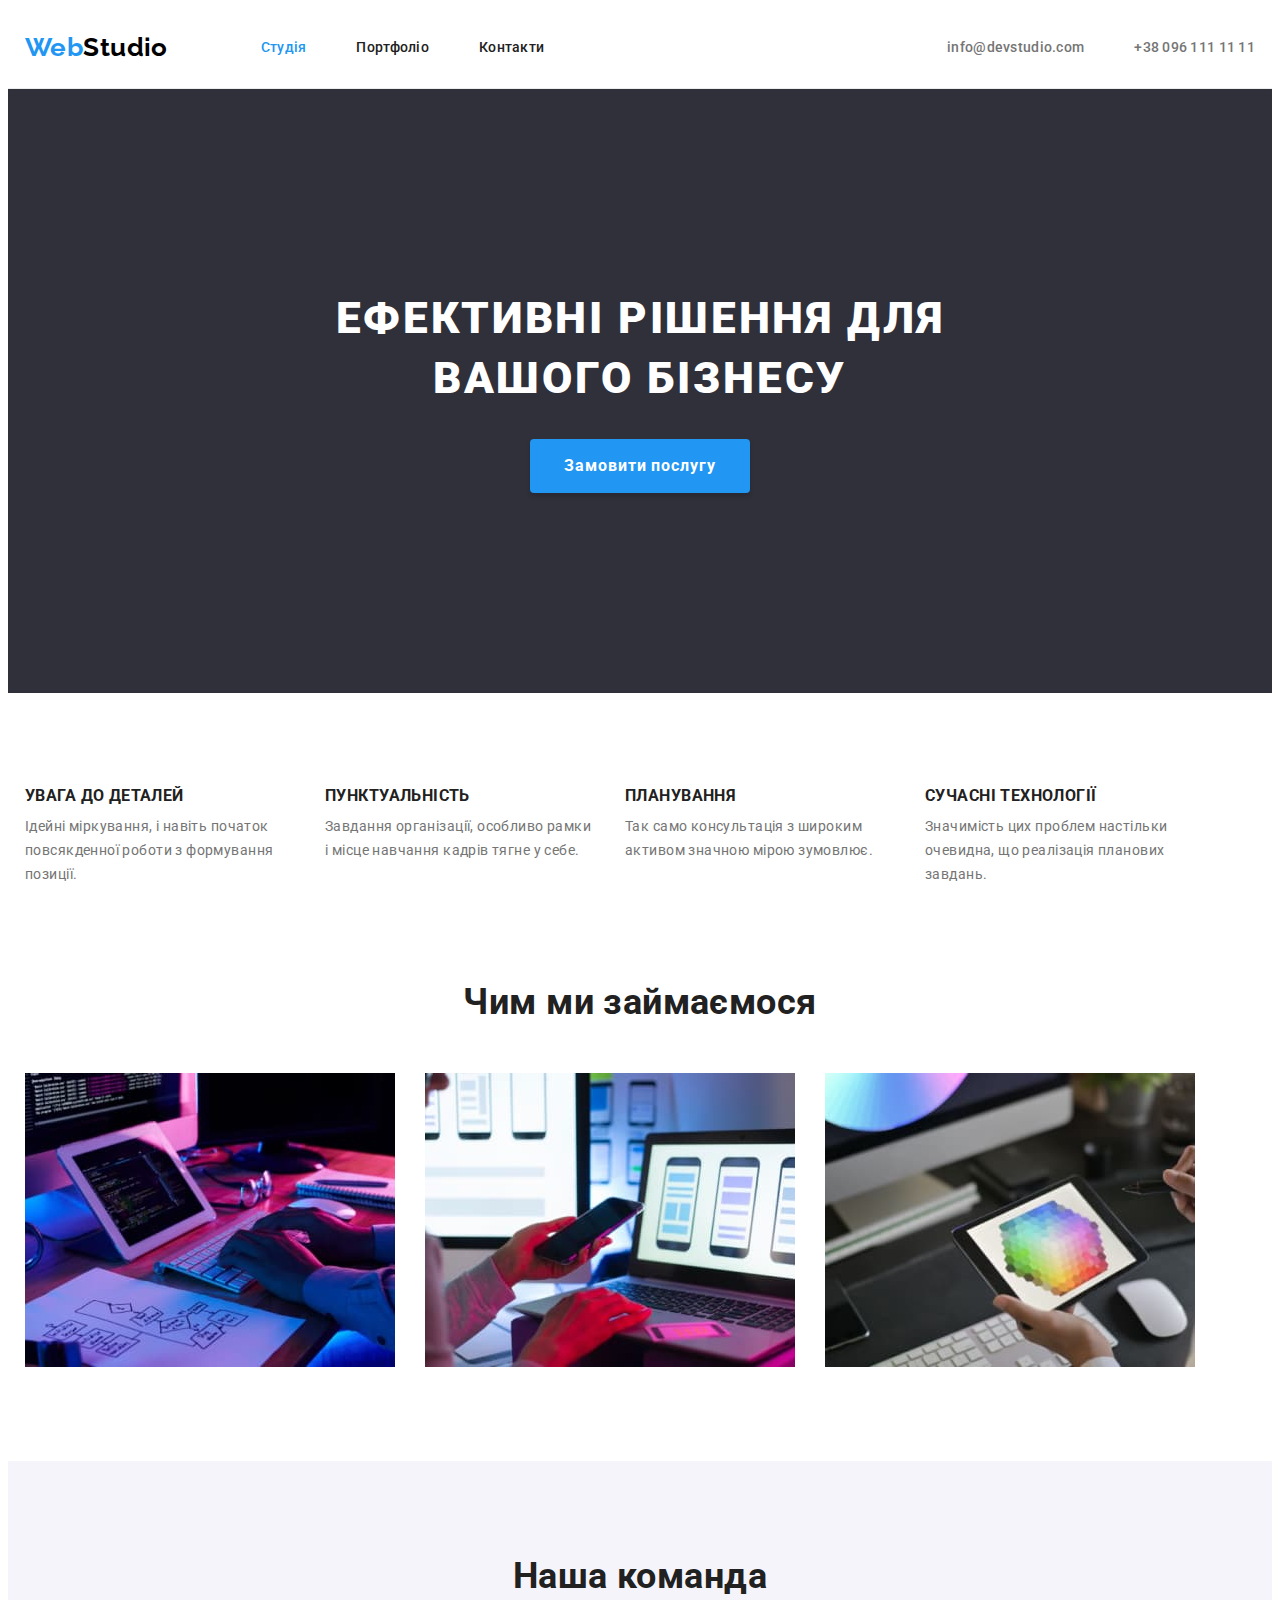
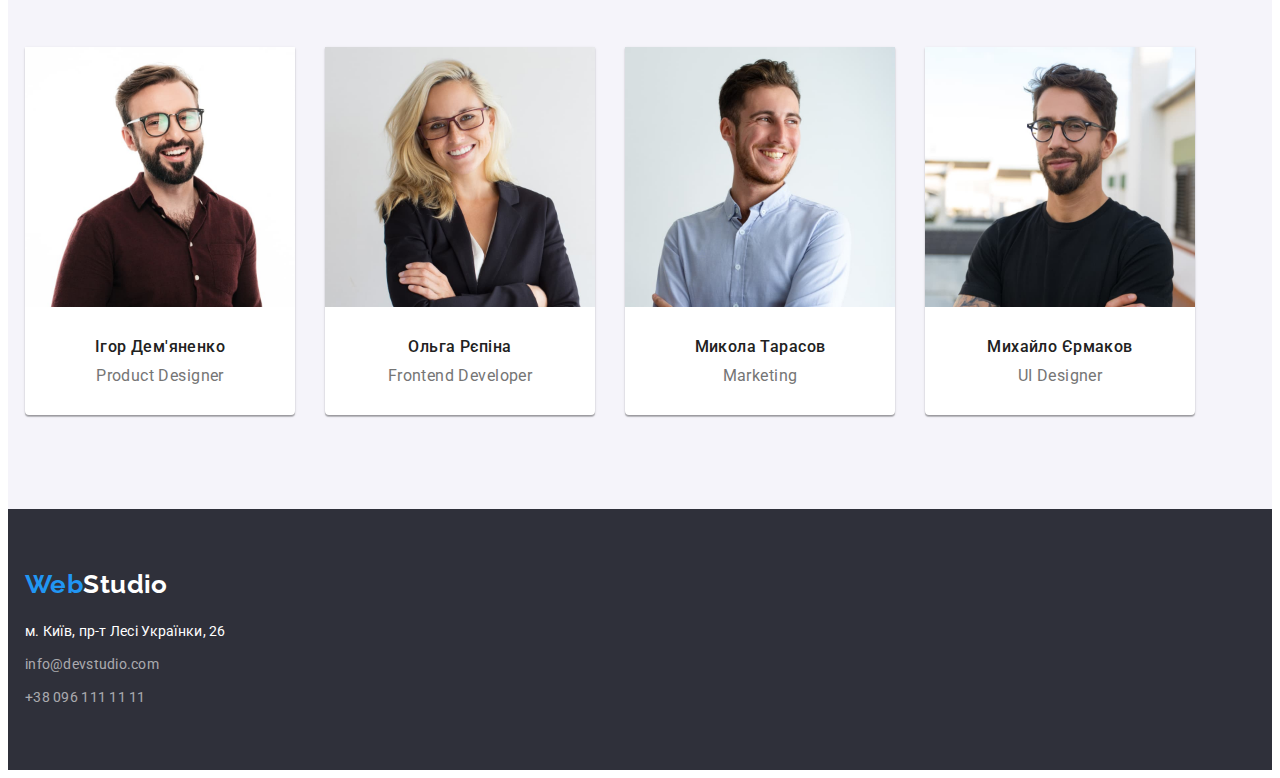
<file: index.html>
<!DOCTYPE html>
<html lang="uk">
<head>
    <meta charset="UTF-8">
    <meta http-equiv="X-UA-Compatible" content="IE=edge">
    <meta name="viewport" content="width=device-width, initial-scale=1.0">
    <link rel="stylesheet" href="https://cdnjs.cloudflare.com/ajax/libs/modern-normalize/1.1.0/modern-normalize.min.css" integrity="sha512-wpPYUAdjBVSE4KJnH1VR1HeZfpl1ub8YT/NKx4PuQ5NmX2tKuGu6U/JRp5y+Y8XG2tV+wKQpNHVUX03MfMFn9Q==" crossorigin="anonymous" referrerpolicy="no-referrer">
    <link rel="preconnect" href="https://fonts.googleapis.com"> 
    <link rel="preconnect" href="https://fonts.gstatic.com" crossorigin> 
    <link href="https://fonts.googleapis.com/css2?family=Raleway:wght@700&family=Roboto:wght@400;500;700;900&display=swap" rel="stylesheet">
    <link rel="stylesheet" href="./css/styles.css">
    <title>Студія</title>
</head>
<body>
    <header class="header">
        <div class="conteiner">
        <div class="header-conteiner">
            <nav class="site-nav">
            <a class="logo" href="./index.html"><span class="logo-accent">Web</span>Studio</a>
            <ul class="nav list">
                <li class="item"><a class="link current" href="./index.html">Студія</a></li>
                <li class="item"><a class="link" href="./portfolio.html">Портфоліо</a></li>
                <li class="item"><a class="link" href="#">Контакти</a></li>
            </ul>    
        </nav> 
        <ul class="contact list">
            <li class="item"><a class="link" href="mailto:info@devstudio.com">info@devstudio.com</a></li>
            <li class="item"><a class="link" href="tel:+380961111111">+38 096 111 11 11</a></li>
        </ul>
        </div>
        </div>
    </header>
    <main>
        <section class="hero section">
            <div class="conteiner">
            <h1 class="hero-title">Ефективні рішення для вашого бізнесу</h1>
            <button class="button" type="button">Замовити послугу</button>
            </div>
        </section>
        <section class="features section">
            <div class="conteiner">
            <h2 class="hidden-title">Наші переваги</h2>
            <ul class="feature list">
                <li class="item">
                    <h3 class="feature-title">Увага до деталей</h3>
                    <p class="text">Ідейні міркування, і навіть початок повсякденної роботи з формування позиції.</p>
                </li>
                <li class="item">
                    <h3 class="feature-title">Пунктуальність</h3>
                    <p class="text">Завдання організації, особливо рамки і місце навчання кадрів тягне у себе.</p>
                </li>
                <li class="item">
                    <h3 class="feature-title">Планування</h3>
                    <p class="text">Так само консультація з широким активом значною мірою зумовлює.</p>
                </li>
                <li class="item">
                    <h3 class="feature-title">Сучасні технології</h3>
                    <p class="text">Значимість цих проблем настільки очевидна, що реалізація планових завдань.</p>
                </li>
            </ul>
            </div>
        </section>
        <section class="examples section">
            <div class="conteiner">
            <h2 class="title">Чим ми займаємося</h2>
            <ul class="example list">
                <li class="item"><img  src="images/img-3.jpg" alt="Процес кодування" width="370"></li>
                <li class="item"><img  src="images/img-2.jpg" alt="Процес прототипування" width="370"></li>
                <li class="item"><img  src="images/img.jpg" alt="Процес обирання кольорів" width="370"></li>
            </ul>
            </div>
        </section>
        <section class="team section">
            <div class="conteiner">
            <h2 class="title">Наша команда</h2>
            <ul class="team-list list">
                <li class="team-item item">
                    <img src="images/img-7.jpg" alt="Ігор Дем'яненко Product Designer" width="270" >
                    <h3 class="team-title">Ігор Дем'яненко</h3>
                    <p class="team-text" lang="en" >Product Designer</p>
                </li>
                <li class="team-item item">
                    <img src="images/img-6.jpg" alt="Ольга Рєпіна Frontend Developer" width="270">
                    <h3 class="team-title">Ольга Рєпіна</h3>
                    <p class="team-text" lang="en" >Frontend Developer</p>
                </li>
                <li class="team-item item">
                    <img src="images/img-5.jpg" alt="Микола Тарасов Marketing" width="270">
                    <h3 class="team-title">Микола Тарасов</h3>
                    <p class="team-text" lang="en" >Marketing</p>
                </li>
                <li class="team-item item">
                    <img src="images/img-4.jpg" alt="Михайло Єрмаков UI Designer" width="270">
                    <h3 class="team-title">Михайло Єрмаков</h3>
                    <p class="team-text" lang="en" >UI Designer</p>
                </li>
            </ul>
            </div>
        </section>
    </main>
    <footer class="footer">
        <div class="conteiner">
        <a class="logo" href="./index.html"><span class="logo-accent">Web</span><span class="logo-white">Studio</span></a>
        <address class="adress">
            <ul class="list">
                <li class="footer-item">
                    <a class="adress-link link" href="https://goo.gl/maps/CPtrU1FHBa2aNyZL9" target="_blank" rel="noopener noreferrer nofollow">м. Київ, пр-т Лесі Українки, 26</a>
                </li>
                <li class="footer-item">
                    <a class="adress-contact link" href="mailto:info@devstudio.com">info@devstudio.com</a>
                </li>
                <li class="footer-item">
                    <a class="adress-contact link" href="tel:+380961111111">+38 096 111 11 11</a>
                </li>
            </ul>
        </address>
    </div>
    </footer>
</body>
</html>
</file>
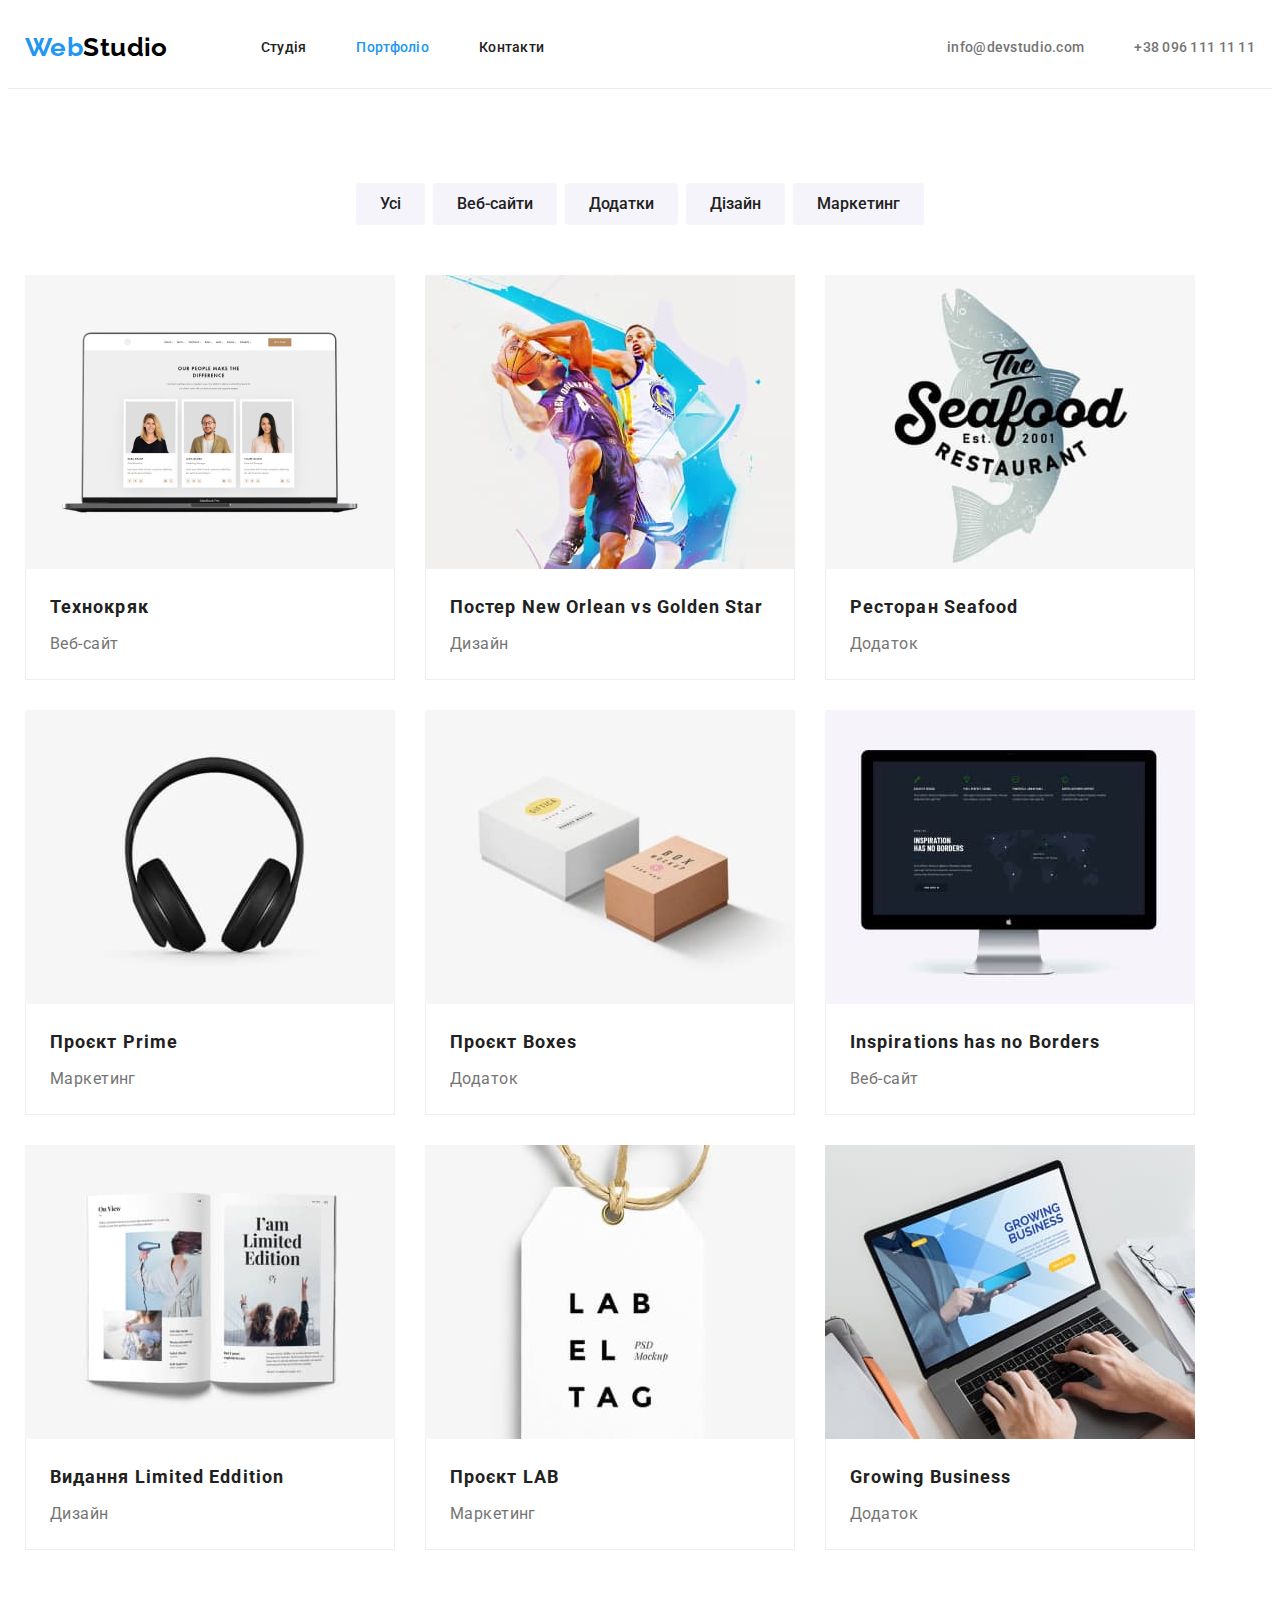
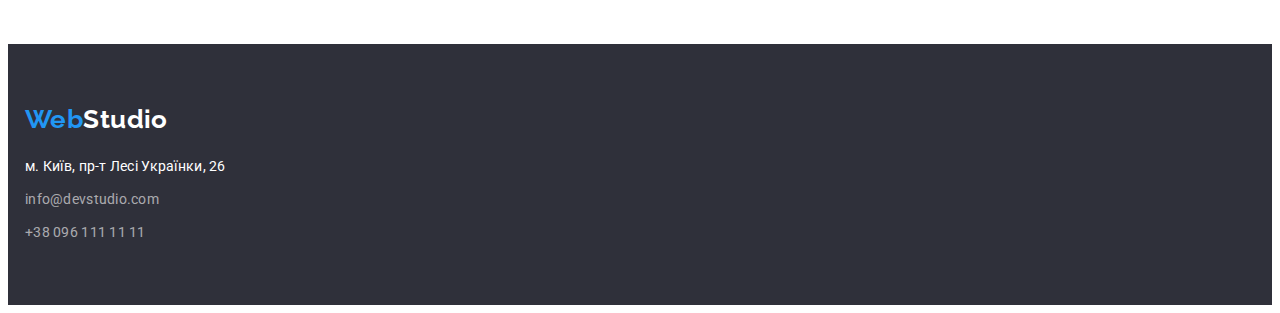
<file: portfolio.html>
<!DOCTYPE html>
<html lang="uk">
<head>
    <meta charset="UTF-8">
    <meta http-equiv="X-UA-Compatible" content="IE=edge">
    <meta name="viewport" content="width=device-width, initial-scale=1.0">
    <link rel="stylesheet" href="https://cdnjs.cloudflare.com/ajax/libs/modern-normalize/1.1.0/modern-normalize.min.css" integrity="sha512-wpPYUAdjBVSE4KJnH1VR1HeZfpl1ub8YT/NKx4PuQ5NmX2tKuGu6U/JRp5y+Y8XG2tV+wKQpNHVUX03MfMFn9Q==" crossorigin="anonymous" referrerpolicy="no-referrer">
    <link rel="preconnect" href="https://fonts.googleapis.com"> 
    <link rel="preconnect" href="https://fonts.gstatic.com" crossorigin> 
    <link href="https://fonts.googleapis.com/css2?family=Raleway:wght@700&family=Roboto:wght@400;500;700;900&display=swap" rel="stylesheet">
    <link rel="stylesheet" href="./css/styles.css">
    <title>Портфоліо</title>
</head>
<body>
    <header class="header">
        <div class="conteiner">
        <div class="header-conteiner">
            <nav class="site-nav">
            <a class="logo" href="./index.html"><span class="logo-accent">Web</span>Studio</a>
            <ul class="nav list">
                <li class="item"><a class="link" href="./index.html">Студія</a></li>
                <li class="item"><a class="link current" href="./portfolio.html">Портфоліо</a></li>
                <li class="item"><a class="link" href="#">Контакти</a></li>
            </ul>    
        </nav> 
        <ul class="contact list">
            <li class="item"><a class="link" href="mailto:info@devstudio.com">info@devstudio.com</a></li>
            <li class="item"><a class="link" href="tel:+380961111111">+38 096 111 11 11</a></li>
        </ul>
        </div>
        </div>
    </header>
<main>
    <section class="portfolio section">
        <div class="conteiner">
        <h1 class="hidden-title">Портфоліо</h1>  
            <ul class="filter list">
                <li class="item"><button class="button" type="button">Усі</button></li>
                <li class="item"><button class="button" type="button">Веб-сайти</button></li>
                <li class="item"><button class="button" type="button">Додатки</button></li>
                <li class="item"><button class="button" type="button">Дізайн</button></li>
                <li class="item"><button class="button" type="button">Маркетинг</button></li>
            </ul>
            <ul class="portfolio-list list">
                <li class="item">
                    <img src="./images/tehnocryk.jpg" alt="Екран монітора два фото жінок і одне чоловіка" width="370">
                    <div class="item-border">
                        <h2 class="portfolio-title">Технокряк</h2>
                        <p class="portfolio-text">Веб-сайт</p>
                    </div>
                </li>
                <li class="item">
                    <img src="./images/poster.jpg" alt="Постер баскетбольної команди" width="370">
                    <div class="item-border">
                        <h2 class="portfolio-title">Постер New Orlean vs Golden Star</h2>
                        <p class="portfolio-text">Дизайн</p>
                    </div>
                </li>
                <li class="item">
                    <img src="./images/restoran.jpg" alt="Назва ресторана" width="370">
                    <div class="item-border">
                        <h2 class="portfolio-title">Ресторан Seafood</h2>
                        <p class="portfolio-text">Додаток</p>
                    </div>
                </li>
                <li class="item">
                    <img src="./images/prime.jpg" alt="Навушники чорного кольору" width="370">
                    <div class="item-border">
                        <h2 class="portfolio-title">Проєкт Prime</h2>
                        <p class="portfolio-text">Маркетинг</p>
                    </div>
                </li>
                <li class="item">
                    <img src="./images/boxes.jpg" alt="Дві коробочки. Одна біла, друга коричнева" width="370">
                    <div class="item-border">
                        <h2 class="portfolio-title">Проєкт Boxes</h2>
                        <p class="portfolio-text">Додаток</p>
                    </div>
                </li>
                <li class="item">
                    <img src="./images/inspiration.jpg" alt="Екран монітора. Білі літери на чорному фоні" width="370">
                    <div class="item-border">
                        <h2 class="portfolio-title">Inspirations has no Borders</h2>
                        <p class="portfolio-text">Веб-сайт</p>
                    </div>
                </li>
                <li class="item">
                    <img src="./images/limited.jpg" alt="Відкрита книга" width="370">
                    <div class="item-border">
                        <h2 class="portfolio-title">Видання Limited Eddition</h2>
                        <p class="portfolio-text">Дизайн</p>
                    </div>
                </li>
                <li class="item">
                    <img src="./images/lab.jpg" alt="Ярлик білого кольору з надписом" width="370">
                    <div class="item-border">
                        <h2 class="portfolio-title">Проєкт LAB</h2>
                        <p class="portfolio-text">Маркетинг</p>
                    </div>
                </li>
                <li class="item">
                    <img src="./images/growing.jpg" alt="Дві долоні на клавіатурі ноутбука" width="370">
                    <div class="item-border">
                        <h2 class="portfolio-title">Growing Business</h2>
                        <p class="portfolio-text">Додаток</p>
                    </div>
                </li>       
            </ul>
        </div>
    </section>
</main>
<footer class="footer">
    <div class="conteiner">
    <a class="logo" href="./index.html"><span class="logo-accent">Web</span><span class="logo-white">Studio</span></a>
    <address class="adress">
        <ul class="list">
            <li class="footer-item">
                <a class="adress-link link" href="https://goo.gl/maps/CPtrU1FHBa2aNyZL9" target="_blank" rel="noopener noreferrer nofollow">м. Київ, пр-т Лесі Українки, 26</a>
            </li>
            <li class="footer-item">
                <a class="adress-contact link" href="mailto:info@devstudio.com">info@devstudio.com</a>
            </li>
            <li class="footer-item">
                <a class="adress-contact link" href="tel:+380961111111">+38 096 111 11 11</a>
            </li>
        </ul>
    </address>
</div>
</footer>
</body>
</html>
</file>
<file: css/styles.css>
:root {
    --primery-text-color: #757575;
    --title-text-color: #212121;
    --accent-color: #2196F3;
    --primeri-white-color: #FFFFFF;
    --logo-black-color: #000000;
    --adress-link-color: rgba(255, 255, 255, 0.6);
    --page-background-color:#F5F5F5;
    --accent-background-color: #2F303A;
    --mottled-background-color: #F5F4FA;
    --hero-batton-activ-color: #188CE8;
}

body {
    background-color: var(--primeri-white-color);
    color: var(--primery-text-color);
    font-family: 'Roboto', sans-serif;
    letter-spacing: 0.03em;
    font-size: 14px;
    line-height: 1.71;
}
h1,
h2,
h3,
ul,
p {
    margin: 0;
    padding: 0;
}
img {
    display: block;
    max-width: 100%;
    height: auto;
}
.conteiner {
    width: 100%;
    width: 1230px;
    padding: 0 15px;
    margin: 0 auto;
}
/* Header */
.header {
    border-bottom: 1px solid #ECECEC;
    padding-top: 24px;
    padding-bottom: 25px;
}
.header-conteiner {
    display: flex;
    align-items: center;
    justify-content: space-between;
}
.site-nav {
    display: flex;
    align-items: center;
}
.nav,
.contact {
    display: flex;
    gap: 50px;
}
.site-nav .logo {
    margin-right: 93px;
}


/* Navigation*/

.logo {
    color: var(--logo-black-color);
    font-family: 'Raleway', sans-serif;
    font-weight: 700;
    font-size: 26px;
    line-height: 1.19;
    text-decoration: none;
}
.logo-accent {
    color: var(--accent-color);
}
.logo-white {
    color: var(--primeri-white-color);
}
.list {
    list-style-type: none;
}


.nav .link {
    color: var(--title-text-color);
    
}

.contact .link {
    color: var(--primery-text-color);
}
.link {
    font-weight: 500;
    line-height: 1.14;
    letter-spacing: 0.02em;
    text-decoration: none;
}
.nav .link.current,
.link:hover,
.link:focus {
    color: var(--accent-color);
}


/* Section */
.section {
    padding: 94px 0;
}
/* Hero */
.hero {
    background-color: var(--accent-background-color);
}
.hero.section {
    padding-top: 200px;
    padding-bottom: 200px;
}
.hero-title {
    width: 697px;
    margin-top: 0;
    margin-bottom: 30px;
    margin-left: auto;
    margin-right: auto;
    color: var(--primeri-white-color); 
    font-weight: 900;
    font-size: 44px;
    line-height: 1.36;
    text-align: center;
    letter-spacing: 0.06em;
    text-transform: uppercase;
}
.button {
    color: var(--title-text-color);
    font-family: inherit;
    font-size: 16px;
    cursor: pointer;
    border-radius: 4px;
    border-color: transparent;
}
.hero .button {
    display: block;
    min-width: 216px;
    padding: 10px 32px;
    margin-left: auto;
    margin-right: auto;
    color: var(--primeri-white-color);
    background: var(--accent-color);
    font-weight: 700;
    line-height: 1.88;
    letter-spacing: 0.06em;
    box-shadow: 0px 4px 4px rgba(0, 0, 0, 0.15);
}

.hero .button:hover,
.hero .button:focus {
    background-color: var(--hero-batton-activ-color);
    
}
/* Features */

.features.section {
    padding-bottom: 0;
}

.hidden-title {
    position: absolute;
    white-space: nowrap;
    width: 1px;
    height: 1px;
    overflow: hidden;
    border: 0;
    padding: 0;
    clip: rect(0 0 0 0);
    clip-path: inset(50%);
    margin: -1px;
}
.feature {
    display: flex;
    gap: 30px;
}
.feature .item {
    width: 270px;
}
.feature-title {
    margin-bottom: 10px;
    color: var(--title-text-color);
    line-height: 1.14;
    text-transform: uppercase;
}


/* Examples */
.example {
    display: flex;
    gap: 30px;
}

.title {
    margin-bottom: 50px;
    color: var(--title-text-color);
    font-size: 36px;
    line-height: 1.17;
    text-align: center;   
}

/* Team section */
.team {
    background: var(--mottled-background-color);
}
.team-list {
    display: flex;
    gap: 30px;
}
.team-item {
    background-color: var(--primeri-white-color);
    box-shadow: 0px 1px 3px rgba(0, 0, 0, 0.12), 
                0px 1px 1px rgba(0, 0, 0, 0.14), 
                0px 2px 1px rgba(0, 0, 0, 0.2);
    border-radius: 0px 0px 4px 4px;
}
.team-title {
    margin-bottom: 10px;
    padding-top: 30px;
    color: var(--title-text-color);
    font-weight: 500;
    font-size: 16px;
    line-height: 1.19;
    text-align: center;
}

.team-text {
    padding-bottom: 30px;
    font-size: 16px;
    line-height: 1.19;
    text-align: center
}
/* Portfolio */


/* Portfolio-buttons */
.filter {
    min-width: 575px;
    display: flex;
    justify-content: center;
    margin-bottom: 50px;
    gap: 8px;
}

.portfolio .button {
    padding: 6px 22px;
    background-color: var(--mottled-background-color);
    font-weight: 500;
    line-height: 1.62;
}
.portfolio .button:hover,
.portfolio .button:focus {
    color: var(--primeri-white-color);
    background: var(--accent-color);
    box-shadow: 0px 3px 1px rgba(0, 0, 0, 0.1), 
                0px 1px 2px rgba(0, 0, 0, 0.08), 
                0px 2px 2px rgba(0, 0, 0, 0.12);
}
/* Projects */
.portfolio-list {
    display: flex;
    flex-wrap: wrap;
    gap: 30px;
    
}
.item-border {
    padding: 20px 24px;
    border-right: 1px solid #EEEEEE;
    border-bottom: 1px solid #EEEEEE;
    border-left: 1px solid #EEEEEE;

}

.portfolio-title {
    margin-bottom: 4px;   
    color: var(--title-text-color);
    font-size: 18px;
    line-height: 2;
    letter-spacing: 0.06em;
    
}
.portfolio-text {
    font-size: 16px;
    line-height: 1.88;
}
/* Footer */
.footer {
    background-color: var(--accent-background-color);
    padding-top: 60px;
    padding-bottom: 60px;
}
.footer .conteiner .logo {
    display: block;
    margin-bottom: 20px;

}

.footer-item:not(:last-child) {
    margin-bottom: 9px;
}

.adress-link {
    color: var(--primeri-white-color);
    font-weight: 400;
    font-style: normal;
    text-decoration: none;
}
.adress-contact {
    color: var(--adress-link-color);
    font-weight: 400; 
    font-style: normal; 

}
</file>
